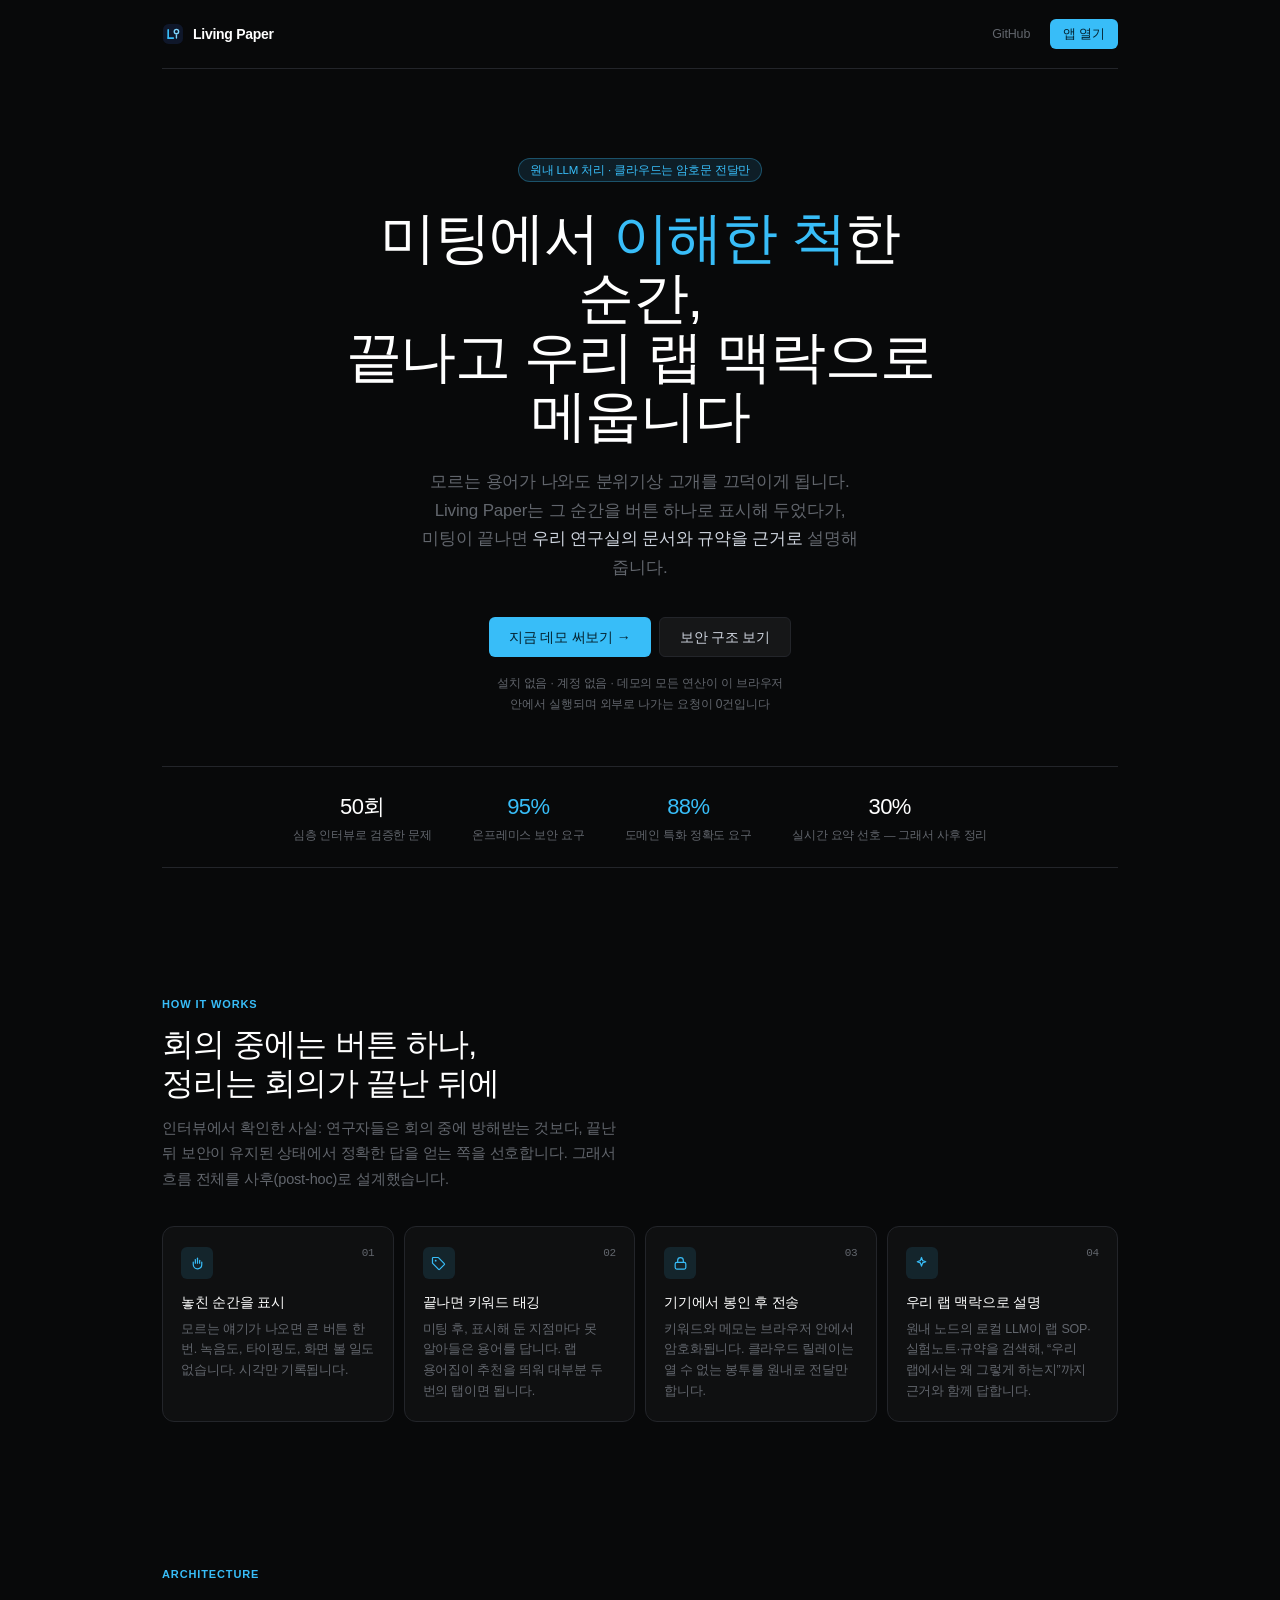
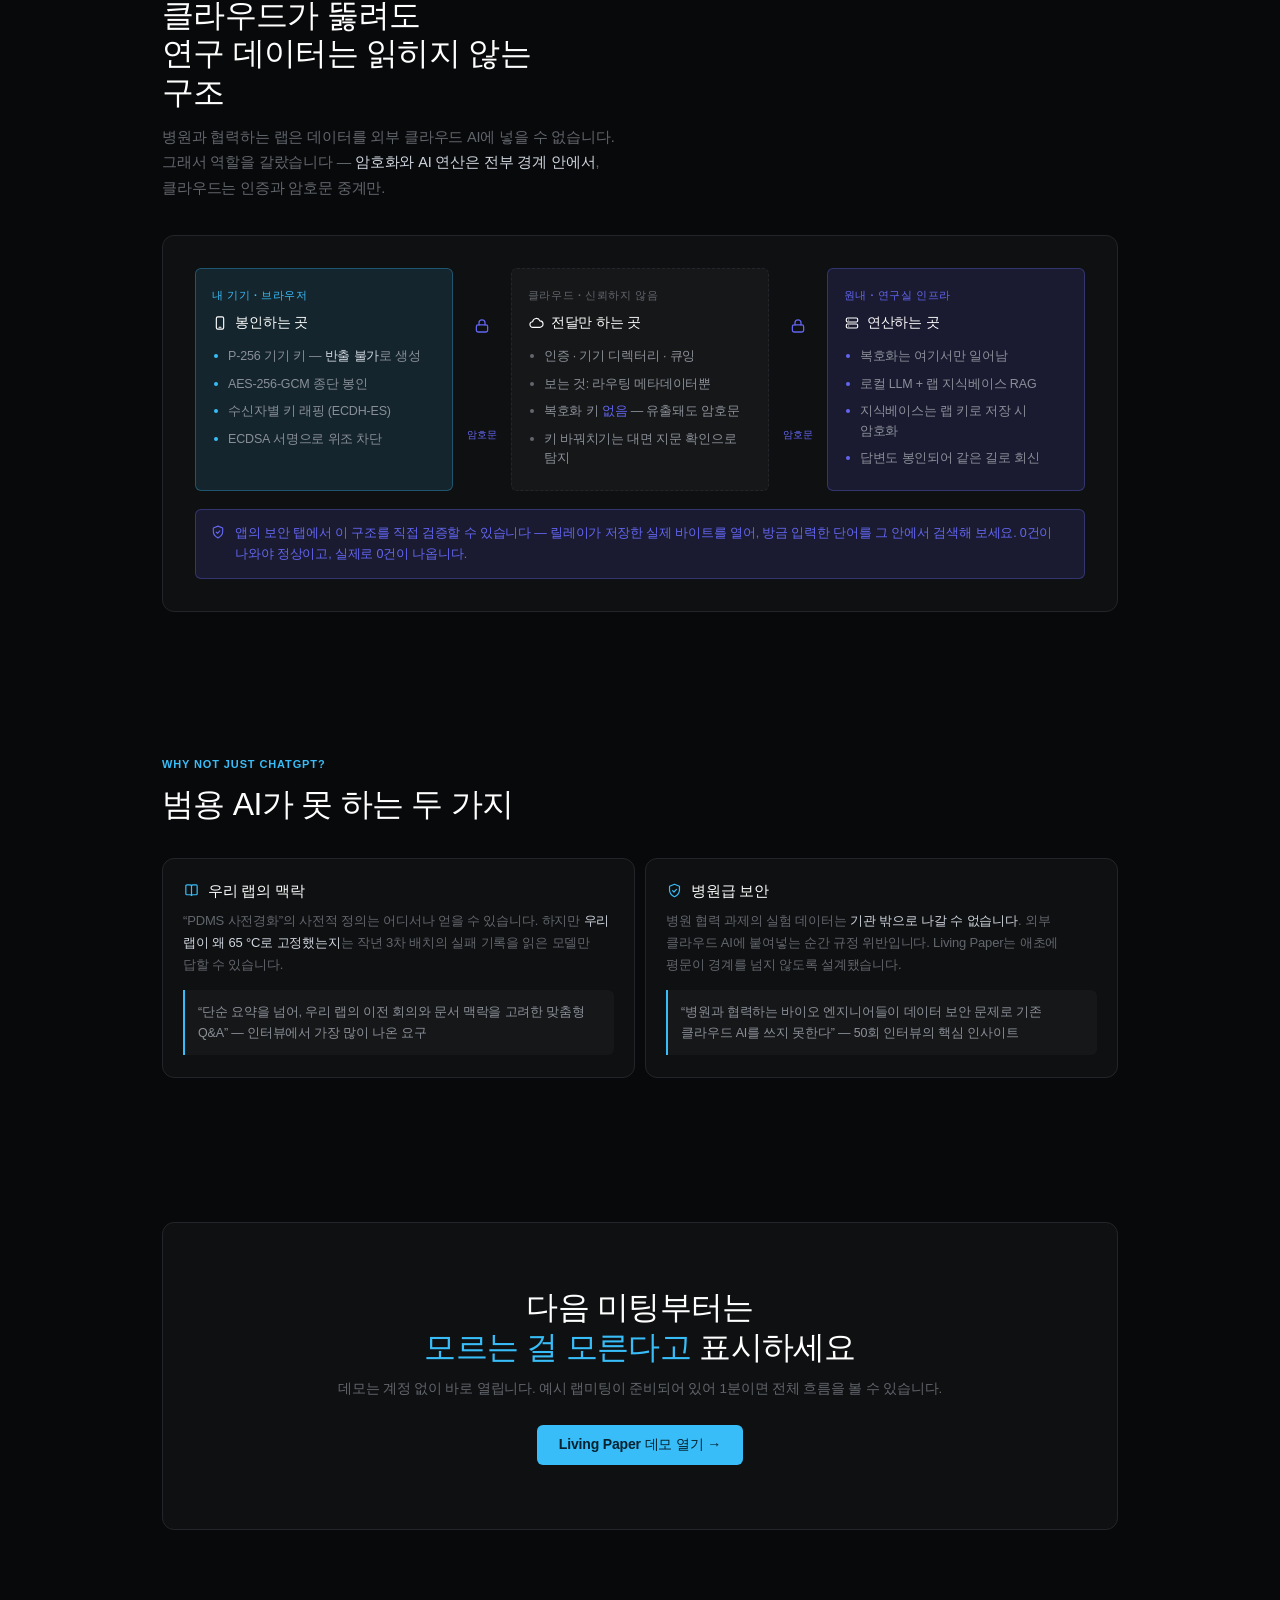
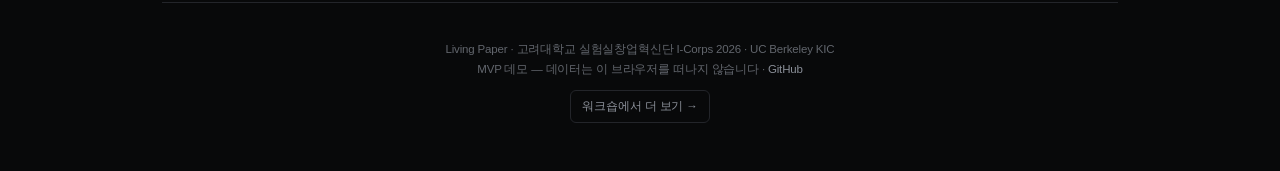
<file: index.html>
<!doctype html>
<html lang="ko" data-theme="dark">
<head>
<meta charset="utf-8">
<meta name="viewport" content="width=device-width,initial-scale=1,viewport-fit=cover">
<title>Living Paper — 연구자를 위한 미팅 어시스턴트</title>
<meta name="description" content="미팅에서 이해한 척 넘긴 순간을, 우리 랩의 맥락으로 설명해 주는 어시스턴트. AI 연산은 원내에서, 클라우드는 암호문 전달만 합니다.">
<meta property="og:title" content="Living Paper — 연구자를 위한 미팅 어시스턴트">
<meta property="og:description" content="가짜 이해(Fake Ah-Moment)를 끝내는 방법. 원내 처리 · 제로널리지 릴레이 · 랩 맥락 기반 설명.">
<meta property="og:type" content="website">
<meta property="og:locale" content="ko_KR">
<meta name="theme-color" content="#08090A">
<meta name="color-scheme" content="dark">
<link rel="icon" href="data:image/svg+xml,<svg xmlns='http://www.w3.org/2000/svg' viewBox='0 0 32 32'><rect width='32' height='32' rx='8' fill='%230F172A'/><path d='M10 22V10' stroke='%2338BDF8' stroke-width='2.6' stroke-linecap='round'/><path d='M10 22h7' stroke='%2338BDF8' stroke-width='2.6' stroke-linecap='round'/><circle cx='21.5' cy='12.5' r='3' stroke='%237DD3FC' stroke-width='2'/></svg>">
<link rel="stylesheet" href="assets/css/tokens.css">
<style>
/* 한글 줄바꿈: 단어 중간에서 끊지 않되, 끊을 데가 없으면 넘치지 않게 (플레이북 §2-①) */
body{word-break:keep-all;overflow-wrap:break-word}

  /* Landing, same system as the app: hairline borders instead of shadows,
     6/12px radii, one chromatic accent reserved for the primary action. */
  .lp{max-width:1000px;margin:0 auto;padding:0 22px}

  .nav{display:flex;align-items:center;gap:10px;padding:18px 0;border-bottom:1px solid var(--line)}
  .nav .logo{display:flex;align-items:center;gap:9px;font-weight:var(--w-strong);
    font-size:14px;color:var(--text);letter-spacing:-.28px}
  .nav .logo svg{width:22px;height:22px}
  .nav .sp{flex:1}
  .nav a.gh{font-size:12.5px;color:var(--text-4);padding:6px 10px;border-radius:var(--r)}
  .nav a.gh:hover{background:var(--surface-2);color:var(--text);text-decoration:none}
  .nav a.cta{display:inline-flex;align-items:center;height:30px;padding:0 13px;
    font-size:12.5px;font-weight:var(--w-strong);color:var(--accent-ink);
    background:var(--accent);border-radius:var(--r)}
  .nav a.cta:hover{background:var(--accent-hi);color:var(--accent-ink);text-decoration:none}

  .hero{padding:88px 0 56px;text-align:center}
  .hero .badge{display:inline-flex;align-items:center;gap:6px;height:24px;padding:0 11px;
    font-size:11.5px;font-weight:var(--w-medium);color:var(--accent);
    background:var(--accent-dim);border:1px solid var(--accent-line);
    border-radius:var(--r-full);margin-bottom:26px}
  .hero h1{font-size:clamp(30px,5.6vw,56px);font-weight:var(--w-medium);
    letter-spacing:-1.4px;line-height:1.06;color:var(--text);max-width:19ch;margin:0 auto}
  .hero h1 em{font-style:normal;color:var(--accent)}
  .hero p{font-size:clamp(14.5px,1.7vw,17px);color:var(--text-4);max-width:48ch;
    margin:22px auto 0;line-height:1.7}
  .hero p b{color:var(--text-2);font-weight:var(--w-medium)}
  .hero .actions{display:flex;gap:8px;justify-content:center;flex-wrap:wrap;margin-top:34px}
  .hero .actions a{display:inline-flex;align-items:center;gap:7px;height:40px;padding:0 20px;
    border-radius:var(--r);font-size:14px;font-weight:var(--w-strong);transition:.14s var(--ease)}
  .hero .actions a:hover{text-decoration:none}
  .hero .actions .go{background:var(--accent);color:var(--accent-ink)}
  .hero .actions .go:hover{background:var(--accent-hi);color:var(--accent-ink)}
  .hero .actions .alt{background:var(--surface-2);color:var(--text-2);border:1px solid var(--line)}
  .hero .actions .alt:hover{border-color:var(--line-2);color:var(--text)}
  .hero .fine{font-size:12px;color:var(--text-4);margin-top:16px}

  .strip{display:flex;justify-content:center;gap:clamp(16px,4vw,40px);flex-wrap:wrap;
    padding:22px 0;border-top:1px solid var(--line);border-bottom:1px solid var(--line);margin-top:52px}
  .strip .s{text-align:center}
  .strip .v{font-size:22px;font-weight:var(--w-medium);color:var(--text);letter-spacing:-.6px}
  .strip .v b{color:var(--accent);font-weight:var(--w-medium)}
  .strip .k{font-size:11.5px;color:var(--text-4);margin-top:2px}

  section{padding:72px 0}
  .sec-k{font-size:11px;font-weight:var(--w-strong);letter-spacing:.08em;text-transform:uppercase;
    color:var(--accent);margin-bottom:12px}
  .sec-h{font-size:clamp(22px,3.2vw,32px);font-weight:var(--w-medium);letter-spacing:-.7px;
    color:var(--text);line-height:1.2;max-width:24ch}
  .sec-p{font-size:14.5px;color:var(--text-4);line-height:1.75;max-width:58ch;margin-top:14px}
  .sec-p b{color:var(--text-2);font-weight:var(--w-medium)}

  .steps{display:grid;grid-template-columns:repeat(auto-fit,minmax(214px,1fr));gap:10px;margin-top:34px}
  .step{background:var(--surface);border:1px solid var(--line);border-radius:var(--r-lg);
    padding:20px 18px;position:relative}
  .step .n{position:absolute;top:18px;right:18px;font-size:11px;color:var(--text-4);font-family:var(--mono)}
  .step .ic{width:32px;height:32px;border-radius:var(--r);display:grid;place-items:center;
    background:var(--accent-dim);color:var(--accent);margin-bottom:14px}
  .step .ic svg{width:17px;height:17px}
  .step h3{font-size:14px;font-weight:var(--w-strong);color:var(--text);letter-spacing:-.2px}
  .step p{font-size:12.5px;color:var(--text-4);line-height:1.65;margin-top:6px}

  .arch{background:var(--surface);border:1px solid var(--line);border-radius:var(--r-lg);
    padding:clamp(18px,3.5vw,32px);margin-top:34px}
  .arch-grid{display:grid;gap:10px;grid-template-columns:1fr}
  @media(min-width:760px){.arch-grid{grid-template-columns:1fr auto 1fr auto 1fr;align-items:stretch}}
  .zone{border-radius:var(--r);padding:18px 16px;border:1px solid var(--line);background:var(--surface-2)}
  .zone .zt{font-size:10.5px;font-weight:var(--w-strong);letter-spacing:.06em;
    text-transform:uppercase;margin-bottom:9px}
  .zone h4{font-size:14px;font-weight:var(--w-strong);color:var(--text);
    display:flex;align-items:center;gap:7px}
  .zone h4 svg{width:16px;height:16px}
  .zone ul{margin:11px 0 0;padding:0;list-style:none}
  .zone li{font-size:12.5px;color:var(--text-3);line-height:1.55;padding:4px 0 4px 16px;position:relative}
  .zone li::before{content:"";position:absolute;left:2px;top:11px;width:4px;height:4px;
    border-radius:var(--r-full);background:var(--accent)}
  .zone li b{color:var(--text-2);font-weight:var(--w-medium)}
  .zone.z-dev{border-color:var(--accent-line);background:var(--accent-dim)}
  .zone.z-dev .zt{color:var(--accent)}
  .zone.z-cloud{border-style:dashed}
  .zone.z-cloud .zt{color:var(--text-4)}
  .zone.z-cloud li::before{background:var(--text-4)}
  .zone.z-cloud li b{color:var(--iris)}
  .zone.z-lab{border-color:var(--iris-line);background:var(--iris-dim)}
  .zone.z-lab .zt{color:var(--iris)}
  .zone.z-lab li::before{background:var(--iris)}
  .pipe-a{display:grid;place-items:center;gap:4px;color:var(--iris);
    font-family:var(--mono);font-size:9.5px;padding:4px}
  .pipe-a svg{width:18px;height:18px}
  @media(max-width:759px){.pipe-a svg{transform:rotate(90deg)}}
  .arch-note{display:flex;gap:9px;margin-top:18px;padding:13px 14px;border-radius:var(--r);
    background:var(--iris-dim);border:1px solid var(--iris-line);font-size:12.5px;
    color:var(--iris);line-height:1.65}
  .arch-note svg{width:16px;height:16px;flex:none;margin-top:1px}
  .arch-note b{font-weight:var(--w-strong)}

  .duo{display:grid;gap:10px;grid-template-columns:1fr;margin-top:34px}
  @media(min-width:760px){.duo{grid-template-columns:1fr 1fr}}
  .panel{background:var(--surface);border:1px solid var(--line);border-radius:var(--r-lg);padding:22px 20px}
  .panel h3{font-size:14.5px;font-weight:var(--w-strong);color:var(--text);
    display:flex;gap:8px;align-items:center}
  .panel h3 svg{width:17px;height:17px;color:var(--accent)}
  .panel p{font-size:13px;color:var(--text-4);line-height:1.7;margin-top:9px}
  .panel p b{color:var(--text-2);font-weight:var(--w-medium)}
  .panel .q{margin-top:14px;padding:12px 13px;border-left:2px solid var(--accent);
    background:var(--surface-2);border-radius:0 var(--r) var(--r) 0;
    font-size:12.5px;color:var(--text-3);line-height:1.65}

  .cta-end{text-align:center;border:1px solid var(--line);border-radius:var(--r-lg);
    background:var(--surface);padding:clamp(36px,6vw,64px) 22px}
  .cta-end h2{font-size:clamp(21px,3.4vw,32px);font-weight:var(--w-medium);
    letter-spacing:-.7px;color:var(--text);line-height:1.25}
  .cta-end h2 em{font-style:normal;color:var(--accent)}
  .cta-end p{color:var(--text-4);font-size:13.5px;margin-top:11px;line-height:1.65}
  .cta-end a{display:inline-flex;align-items:center;gap:7px;margin-top:24px;height:40px;
    padding:0 22px;border-radius:var(--r);background:var(--accent);color:var(--accent-ink);
    font-size:14px;font-weight:var(--w-strong);transition:.14s var(--ease)}
  .cta-end a:hover{background:var(--accent-hi);color:var(--accent-ink);text-decoration:none}

  footer{padding:36px 0 48px;text-align:center;font-size:11.5px;color:var(--text-4);
    line-height:1.8;border-top:1px solid var(--line)}
  footer a{color:var(--text-3)}
  footer .backlink{display:inline-block;margin-top:10px;padding:5px 11px;border:1px solid var(--line);
    border-radius:var(--r);color:var(--text-3);text-decoration:none}
  footer .backlink:hover{border-color:var(--text-4);color:var(--text-2)}
</style>
</head>
<body>
<div class="lp">
  <nav class="nav">
    <span class="logo">
      <svg viewBox="0 0 32 32" fill="none" aria-hidden="true"><rect x="1.5" y="1.5" width="29" height="29" rx="8" fill="#0F172A"/><path d="M9 22V10" stroke="#38BDF8" stroke-width="2.4" stroke-linecap="round"/><path d="M9 22h7.5" stroke="#38BDF8" stroke-width="2.4" stroke-linecap="round"/><circle cx="21" cy="12.5" r="3.2" stroke="#7DD3FC" stroke-width="2"/><path d="M21 17.2v4.6" stroke="#7DD3FC" stroke-width="2" stroke-linecap="round"/></svg>
      Living Paper
    </span>
    <span class="sp"></span>
    <a class="gh" href="https://github.com/euichanlee0608-svg" target="_blank" rel="noopener">GitHub</a>
    <a class="cta" href="app.html">앱 열기</a>
  </nav>

  <header class="hero">
    <span class="badge">원내 LLM 처리 · 클라우드는 암호문 전달만</span>
    <h1>미팅에서 <em>이해한 척</em>한 순간,<br>끝나고 우리 랩 맥락으로 메웁니다</h1>
    <p>모르는 용어가 나와도 분위기상 고개를 끄덕이게 됩니다. Living Paper는 그 순간을
    버튼 하나로 표시해 두었다가, 미팅이 끝나면 <b>우리 연구실의 문서와 규약을 근거로</b> 설명해 줍니다.</p>
    <div class="actions">
      <a class="go" href="app.html">지금 데모 써보기 →</a>
      <a class="alt" href="#architecture">보안 구조 보기</a>
    </div>
    <p class="fine">설치 없음 · 계정 없음 · 데모의 모든 연산이 이 브라우저 안에서 실행되며 외부로 나가는 요청이 0건입니다</p>

    <div class="strip">
      <div class="s"><div class="v">50회</div><div class="k">심층 인터뷰로 검증한 문제</div></div>
      <div class="s"><div class="v"><b>95%</b></div><div class="k">온프레미스 보안 요구</div></div>
      <div class="s"><div class="v"><b>88%</b></div><div class="k">도메인 특화 정확도 요구</div></div>
      <div class="s"><div class="v">30%</div><div class="k">실시간 요약 선호 — 그래서 사후 정리</div></div>
    </div>
  </header>

  <section>
    <div class="sec-k">How it works</div>
    <h2 class="sec-h">회의 중에는 버튼 하나,<br>정리는 회의가 끝난 뒤에</h2>
    <p class="sec-p">인터뷰에서 확인한 사실: 연구자들은 회의 중에 방해받는 것보다, 끝난 뒤 보안이
    유지된 상태에서 정확한 답을 얻는 쪽을 선호합니다. 그래서 흐름 전체를 사후(post-hoc)로 설계했습니다.</p>
    <div class="steps">
      <div class="step"><span class="n">01</span>
        <span class="ic"><svg viewBox="0 0 24 24" fill="none" stroke="currentColor" stroke-width="1.7" stroke-linecap="round" stroke-linejoin="round"><path d="M12 4.5v7"/><path d="M9 6.5v5"/><path d="M15 7.5v4"/><path d="M6 10v3.5a6 6 0 0 0 6 6h.6a6 6 0 0 0 5.4-5.97V10"/></svg></span>
        <h3>놓친 순간을 표시</h3>
        <p>모르는 얘기가 나오면 큰 버튼 한 번. 녹음도, 타이핑도, 화면 볼 일도 없습니다. 시각만 기록됩니다.</p>
      </div>
      <div class="step"><span class="n">02</span>
        <span class="ic"><svg viewBox="0 0 24 24" fill="none" stroke="currentColor" stroke-width="1.7" stroke-linecap="round" stroke-linejoin="round"><path d="M3.5 11.2V4.5A1 1 0 0 1 4.5 3.5h6.7a1 1 0 0 1 .7.3l8.3 8.3a1 1 0 0 1 0 1.4l-6.7 6.7a1 1 0 0 1-1.4 0l-8.3-8.3a1 1 0 0 1-.3-.7z"/><circle cx="8" cy="8" r="1.3" fill="currentColor" stroke="none"/></svg></span>
        <h3>끝나면 키워드 태깅</h3>
        <p>미팅 후, 표시해 둔 지점마다 못 알아들은 용어를 답니다. 랩 용어집이 추천을 띄워 대부분 두 번의 탭이면 됩니다.</p>
      </div>
      <div class="step"><span class="n">03</span>
        <span class="ic"><svg viewBox="0 0 24 24" fill="none" stroke="currentColor" stroke-width="1.7" stroke-linecap="round" stroke-linejoin="round"><rect x="4.5" y="10.5" width="15" height="9.5" rx="2.2"/><path d="M8 10.5V7.8a4 4 0 0 1 8 0v2.7"/></svg></span>
        <h3>기기에서 봉인 후 전송</h3>
        <p>키워드와 메모는 브라우저 안에서 암호화됩니다. 클라우드 릴레이는 열 수 없는 봉투를 원내로 전달만 합니다.</p>
      </div>
      <div class="step"><span class="n">04</span>
        <span class="ic"><svg viewBox="0 0 24 24" fill="none" stroke="currentColor" stroke-width="1.7" stroke-linecap="round" stroke-linejoin="round"><path d="M12 3.5 13.6 8 18 9.6 13.6 11.2 12 15.7 10.4 11.2 6 9.6 10.4 8z"/></svg></span>
        <h3>우리 랩 맥락으로 설명</h3>
        <p>원내 노드의 로컬 LLM이 랩 SOP·실험노트·규약을 검색해, “우리 랩에서는 왜 그렇게 하는지”까지 근거와 함께 답합니다.</p>
      </div>
    </div>
  </section>

  <section id="architecture">
    <div class="sec-k">Architecture</div>
    <h2 class="sec-h">클라우드가 뚫려도<br>연구 데이터는 읽히지 않는 구조</h2>
    <p class="sec-p">병원과 협력하는 랩은 데이터를 외부 클라우드 AI에 넣을 수 없습니다.
    그래서 역할을 갈랐습니다 — <b>암호화와 AI 연산은 전부 경계 안에서</b>, 클라우드는 인증과 암호문 중계만.</p>

    <div class="arch">
      <div class="arch-grid">
        <div class="zone z-dev">
          <div class="zt">내 기기 · 브라우저</div>
          <h4><svg viewBox="0 0 24 24" fill="none" stroke="currentColor" stroke-width="1.7" stroke-linecap="round" stroke-linejoin="round"><rect x="6.5" y="2.8" width="11" height="18.4" rx="2.4"/><path d="M10.6 18.4h2.8"/></svg>봉인하는 곳</h4>
          <ul>
            <li>P-256 기기 키 — <b>반출 불가</b>로 생성</li>
            <li>AES-256-GCM 종단 봉인</li>
            <li>수신자별 키 래핑 (ECDH-ES)</li>
            <li>ECDSA 서명으로 위조 차단</li>
          </ul>
        </div>
        <div class="pipe-a"><svg viewBox="0 0 24 24" fill="none" stroke="currentColor" stroke-width="1.7" stroke-linecap="round" stroke-linejoin="round"><rect x="4.5" y="10.5" width="15" height="9.5" rx="2.2"/><path d="M8 10.5V7.8a4 4 0 0 1 8 0v2.7"/></svg>암호문</div>
        <div class="zone z-cloud">
          <div class="zt">클라우드 · 신뢰하지 않음</div>
          <h4><svg viewBox="0 0 24 24" fill="none" stroke="currentColor" stroke-width="1.7" stroke-linecap="round" stroke-linejoin="round"><path d="M7.2 18.5A4.2 4.2 0 0 1 7 10.1a5.6 5.6 0 0 1 10.8-1.3A3.9 3.9 0 0 1 17.6 18.5z"/></svg>전달만 하는 곳</h4>
          <ul>
            <li>인증 · 기기 디렉터리 · 큐잉</li>
            <li>보는 것: 라우팅 메타데이터뿐</li>
            <li>복호화 키 <b>없음</b> — 유출돼도 암호문</li>
            <li>키 바꿔치기는 대면 지문 확인으로 탐지</li>
          </ul>
        </div>
        <div class="pipe-a"><svg viewBox="0 0 24 24" fill="none" stroke="currentColor" stroke-width="1.7" stroke-linecap="round" stroke-linejoin="round"><rect x="4.5" y="10.5" width="15" height="9.5" rx="2.2"/><path d="M8 10.5V7.8a4 4 0 0 1 8 0v2.7"/></svg>암호문</div>
        <div class="zone z-lab">
          <div class="zt">원내 · 연구실 인프라</div>
          <h4><svg viewBox="0 0 24 24" fill="none" stroke="currentColor" stroke-width="1.7" stroke-linecap="round" stroke-linejoin="round"><rect x="3.5" y="4.5" width="17" height="6" rx="1.8"/><rect x="3.5" y="13.5" width="17" height="6" rx="1.8"/><path d="M7 7.5h.01M7 16.5h.01"/></svg>연산하는 곳</h4>
          <ul>
            <li>복호화는 여기서만 일어남</li>
            <li>로컬 LLM + 랩 지식베이스 RAG</li>
            <li>지식베이스는 랩 키로 저장 시 암호화</li>
            <li>답변도 봉인되어 같은 길로 회신</li>
          </ul>
        </div>
      </div>
      <div class="arch-note">
        <svg viewBox="0 0 24 24" fill="none" stroke="currentColor" stroke-width="1.7" stroke-linecap="round" stroke-linejoin="round"><path d="M12 3.2 19 6v5.4c0 4.2-2.9 7.6-7 9.4-4.1-1.8-7-5.2-7-9.4V6z"/><path d="M9.3 12.2l1.9 1.9 3.6-3.7"/></svg>
        <span>앱의 <b>보안 탭</b>에서 이 구조를 직접 검증할 수 있습니다 — 릴레이가 저장한 실제 바이트를 열어,
        방금 입력한 단어를 그 안에서 검색해 보세요. 0건이 나와야 정상이고, 실제로 0건이 나옵니다.</span>
      </div>
    </div>
  </section>

  <section>
    <div class="sec-k">Why not just ChatGPT?</div>
    <h2 class="sec-h">범용 AI가 못 하는 두 가지</h2>
    <div class="duo">
      <div class="panel">
        <h3><svg viewBox="0 0 24 24" fill="none" stroke="currentColor" stroke-width="1.7" stroke-linecap="round" stroke-linejoin="round"><path d="M4 5.5A1.5 1.5 0 0 1 5.5 4H10a2.5 2.5 0 0 1 2 1 2.5 2.5 0 0 1 2-1h4.5A1.5 1.5 0 0 1 20 5.5v11a1.5 1.5 0 0 1-1.5 1.5H14a2.5 2.5 0 0 0-2 1 2.5 2.5 0 0 0-2-1H5.5A1.5 1.5 0 0 1 4 16.5z"/><path d="M12 5v14"/></svg>우리 랩의 맥락</h3>
        <p>“PDMS 사전경화”의 사전적 정의는 어디서나 얻을 수 있습니다. 하지만 <b>우리 랩이 왜 65 °C로
        고정했는지</b>는 작년 3차 배치의 실패 기록을 읽은 모델만 답할 수 있습니다.</p>
        <div class="q">“단순 요약을 넘어, 우리 랩의 이전 회의와 문서 맥락을 고려한 맞춤형 Q&A” — 인터뷰에서 가장 많이 나온 요구</div>
      </div>
      <div class="panel">
        <h3><svg viewBox="0 0 24 24" fill="none" stroke="currentColor" stroke-width="1.7" stroke-linecap="round" stroke-linejoin="round"><path d="M12 3.2 19 6v5.4c0 4.2-2.9 7.6-7 9.4-4.1-1.8-7-5.2-7-9.4V6z"/><path d="M9.3 12.2l1.9 1.9 3.6-3.7"/></svg>병원급 보안</h3>
        <p>병원 협력 과제의 실험 데이터는 <b>기관 밖으로 나갈 수 없습니다</b>. 외부 클라우드 AI에 붙여넣는 순간
        규정 위반입니다. Living Paper는 애초에 평문이 경계를 넘지 않도록 설계됐습니다.</p>
        <div class="q">“병원과 협력하는 바이오 엔지니어들이 데이터 보안 문제로 기존 클라우드 AI를 쓰지 못한다” — 50회 인터뷰의 핵심 인사이트</div>
      </div>
    </div>
  </section>

  <section>
    <div class="cta-end">
      <h2>다음 미팅부터는<br><em>모르는 걸 모른다고</em> 표시하세요</h2>
      <p>데모는 계정 없이 바로 열립니다. 예시 랩미팅이 준비되어 있어 1분이면 전체 흐름을 볼 수 있습니다.</p>
      <a href="app.html">Living Paper 데모 열기 →</a>
    </div>
  </section>

  <footer>
    Living Paper · 고려대학교 실험실창업혁신단 I-Corps 2026 · UC Berkeley KIC<br>
    MVP 데모 — 데이터는 이 브라우저를 떠나지 않습니다 ·
    <a href="https://github.com/euichanlee0608-svg" target="_blank" rel="noopener">GitHub</a><br>
    <a class="backlink" href="https://euichanlee0608-svg.github.io/workshop/" target="_blank" rel="noopener">워크숍에서 더 보기 →</a>
  </footer>
</div>
<script src="assets/beacon.js"></script>
</body>
</html>
</file>
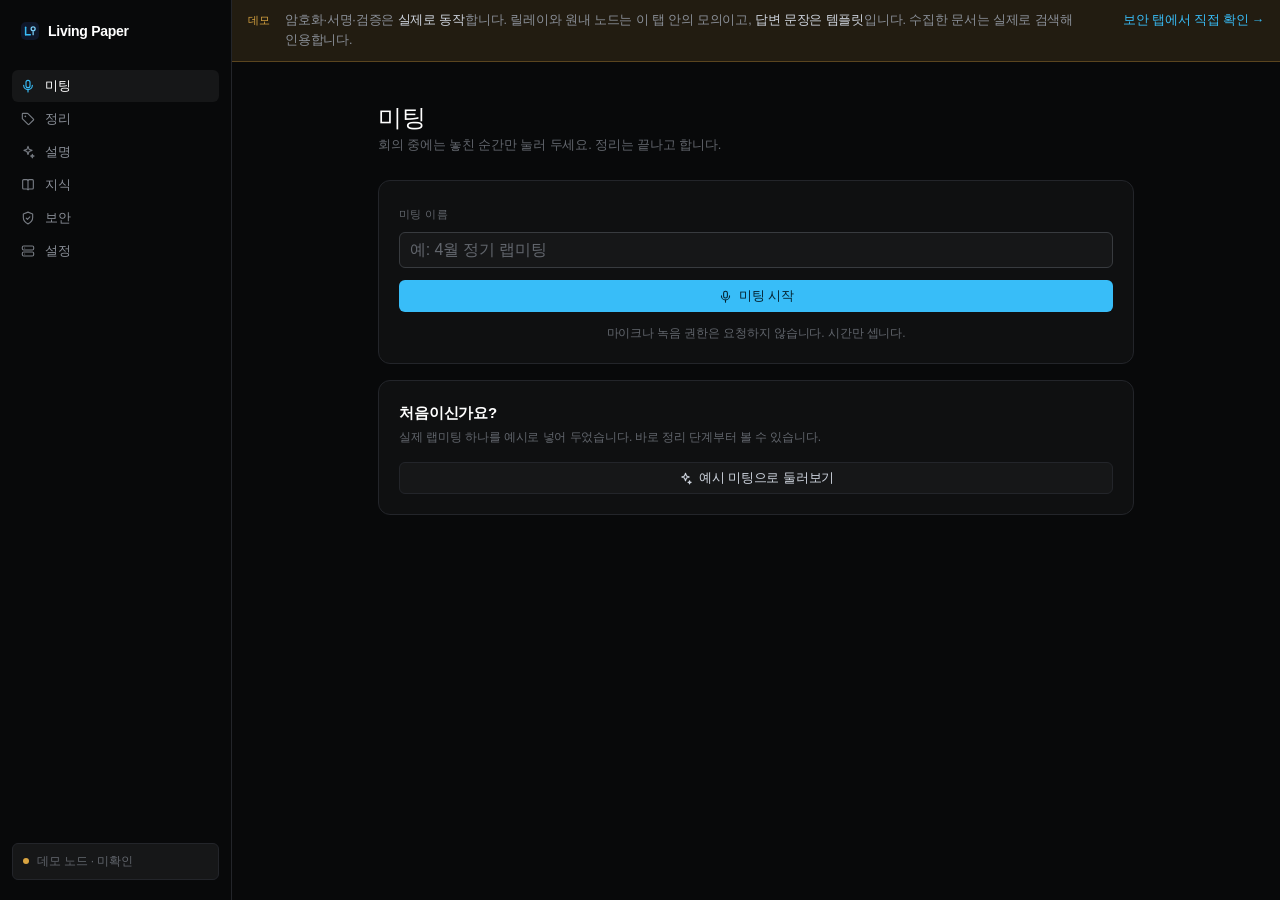
<file: app.html>
<!doctype html>
<html lang="ko">
<head>
<meta charset="utf-8">
<meta name="viewport" content="width=device-width,initial-scale=1,viewport-fit=cover">
<title>Living Paper</title>
<meta name="description" content="미팅에서 놓친 순간을, 우리 랩 맥락으로 설명해 주는 어시스턴트. 연산은 원내에서, 클라우드는 전달만.">
<meta name="theme-color" content="#0F172A" media="(prefers-color-scheme:dark)">
<meta name="theme-color" content="#FFFFFF" media="(prefers-color-scheme:light)">
<meta name="color-scheme" content="light dark">
<link rel="icon" href="data:image/svg+xml,<svg xmlns='http://www.w3.org/2000/svg' viewBox='0 0 32 32'><rect width='32' height='32' rx='8' fill='%230F172A'/><path d='M10 22V10' stroke='%2338BDF8' stroke-width='2.6' stroke-linecap='round'/><path d='M10 22h7' stroke='%2338BDF8' stroke-width='2.6' stroke-linecap='round'/><circle cx='21.5' cy='12.5' r='3' stroke='%237DD3FC' stroke-width='2'/></svg>">
<link rel="stylesheet" href="assets/css/tokens.css">
<link rel="stylesheet" href="assets/css/app.css">
</head>
<body>
<div class="app" id="app">
  <div style="margin:24vh auto;text-align:center;color:#94A3B8;font-size:14px">불러오는 중…</div>
</div>
<script type="module" src="src/main.js"></script>
</body>
</html>
</file>
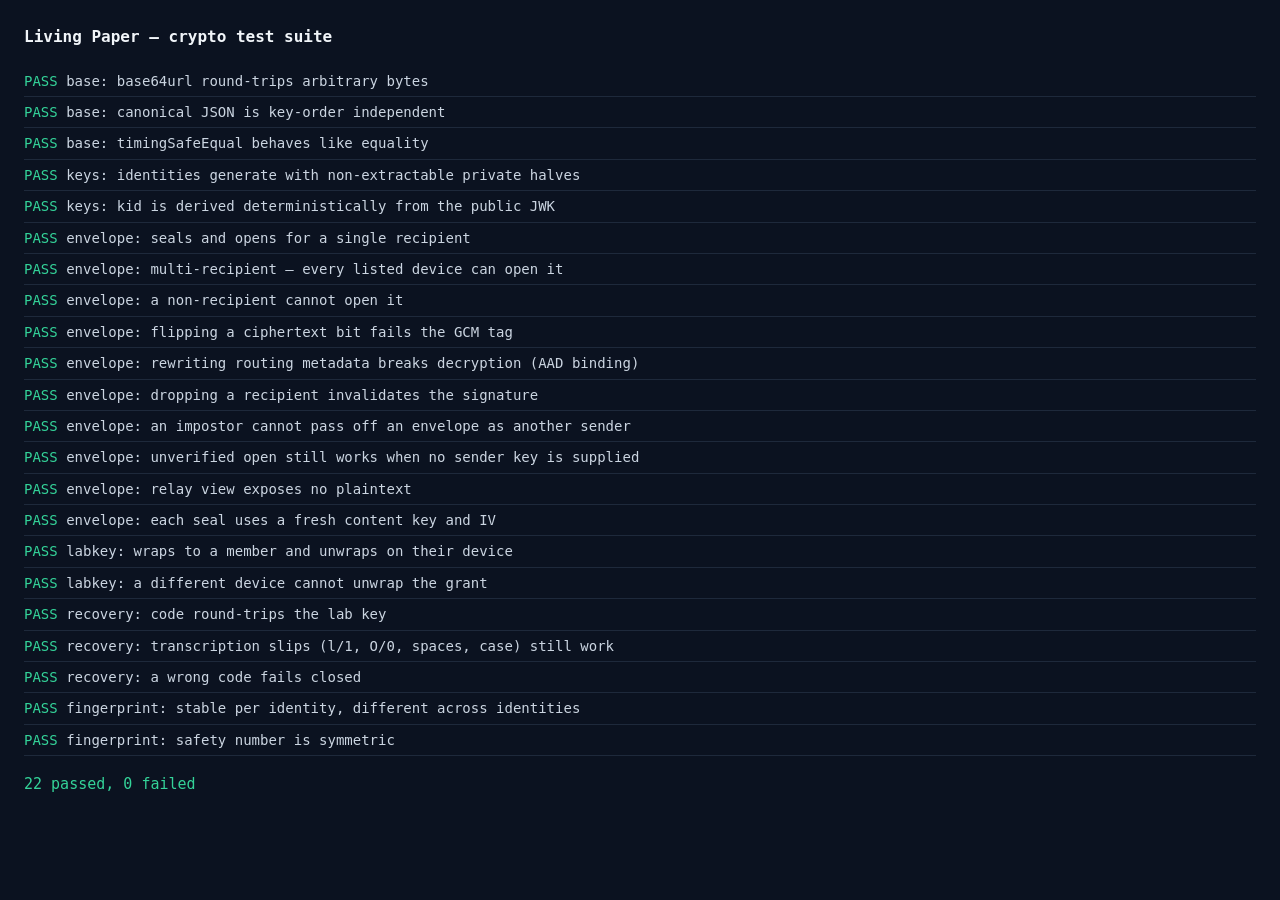
<file: tests/crypto.test.html>
<!doctype html>
<meta charset="utf-8">
<title>Living Paper — crypto test suite</title>
<style>
  body{font:14px/1.6 ui-monospace,Menlo,Consolas,monospace;background:#0B1220;color:#CBD5E1;padding:24px;margin:0}
  h1{font-size:16px;color:#F1F5F9;margin:0 0 16px}
  .t{padding:4px 0;border-bottom:1px solid #1E293B}
  .ok::before{content:"PASS  ";color:#34D399}
  .fail::before{content:"FAIL  ";color:#F87171}
  .fail{color:#F87171}
  .msg{color:#64748B;padding-left:48px}
  #sum{margin-top:16px;font-size:15px;color:#F1F5F9}
</style>
<h1>Living Paper — crypto test suite</h1>
<div id="out"></div>
<div id="sum">running…</div>
<script type="module">
import { toB64u, fromB64u, canonicalJSON, timingSafeEqual } from '../src/crypto/base.js';
import { generateIdentity, keyId } from '../src/crypto/keys.js';
import { seal, open, relayView } from '../src/crypto/envelope.js';
import {
  createLabKey, wrapLabKeyFor, unwrapLabKey,
  generateRecoveryCode, sealWithRecoveryCode, openWithRecoveryCode, normaliseRecoveryCode,
} from '../src/crypto/labkey.js';
import { fingerprint, safetyNumber } from '../src/crypto/fingerprint.js';

const out = document.getElementById('out');
let pass = 0, fail = 0;
const results = [];

async function t(name, fn) {
  const row = document.createElement('div');
  row.className = 't';
  try {
    await fn();
    row.classList.add('ok'); row.textContent = name; pass++;
    results.push({ name, ok: true });
  } catch (e) {
    row.classList.add('fail'); row.textContent = name; fail++;
    const m = document.createElement('div');
    m.className = 'msg'; m.textContent = e.message;
    row.appendChild(m);
    results.push({ name, ok: false, error: e.message });
  }
  out.appendChild(row);
}

const eq = (a, b, m) => { if (JSON.stringify(a) !== JSON.stringify(b)) throw new Error(m || (JSON.stringify(a) + ' !== ' + JSON.stringify(b))); };
const ok = (c, m) => { if (!c) throw new Error(m || 'expected truthy'); };
async function throws(fn, m) {
  try { await fn(); } catch { return; }
  throw new Error(m || 'expected to throw, but resolved');
}

const aad = (over = {}) => ({ labId: 'lab_demo', jobId: 'job_1', type: 'explain-request', ts: 1700000000, ...over });

await t('base: base64url round-trips arbitrary bytes', () => {
  const b = crypto.getRandomValues(new Uint8Array(257));
  eq([...fromB64u(toB64u(b))], [...b]);
  ok(!/[+/=]/.test(toB64u(b)), 'must be URL-safe with no padding');
});

await t('base: canonical JSON is key-order independent', () => {
  eq(canonicalJSON({ b: 1, a: { d: 2, c: [3, { f: 4, e: 5 }] } }),
     canonicalJSON({ a: { c: [3, { e: 5, f: 4 }], d: 2 }, b: 1 }));
});

await t('base: timingSafeEqual behaves like equality', () => {
  const a = new Uint8Array([1, 2, 3]);
  ok(timingSafeEqual(a, new Uint8Array([1, 2, 3])));
  ok(!timingSafeEqual(a, new Uint8Array([1, 2, 4])));
  ok(!timingSafeEqual(a, new Uint8Array([1, 2])));
});

let alice, bob, node;
await t('keys: identities generate with non-extractable private halves', async () => {
  [alice, bob, node] = await Promise.all([generateIdentity(), generateIdentity(), generateIdentity()]);
  ok(alice.kid !== bob.kid, 'kids must differ');
  ok(alice.encPriv.extractable === false, 'ECDH private key must be non-extractable');
  ok(alice.sigPriv.extractable === false, 'ECDSA private key must be non-extractable');
  await throws(() => crypto.subtle.exportKey('jwk', alice.encPriv), 'exporting the private key must fail');
});

await t('keys: kid is derived deterministically from the public JWK', async () => {
  const again = await keyId(await crypto.subtle.exportKey('jwk', alice.encPub));
  eq(again, alice.kid);
});

await t('envelope: seals and opens for a single recipient', async () => {
  const payload = { keyword: 'PDMS 몰드', note: '왜 그 온도인지 못 알아들음' };
  const env = await seal(payload, { sender: alice, recipients: [node.pub], aad: aad() });
  const got = await open(env, node, alice.pub);
  eq(got, payload);
});

await t('envelope: multi-recipient — every listed device can open it', async () => {
  const env = await seal({ x: 42 }, { sender: alice, recipients: [node.pub, alice.pub], aad: aad() });
  eq((await open(env, node, alice.pub)).x, 42);
  eq((await open(env, alice, alice.pub)).x, 42);
});

await t('envelope: a non-recipient cannot open it', async () => {
  const env = await seal({ x: 1 }, { sender: alice, recipients: [node.pub], aad: aad() });
  await throws(() => open(env, bob, alice.pub), 'bob is not a recipient and must be rejected');
});

await t('envelope: flipping a ciphertext bit fails the GCM tag', async () => {
  const env = await seal({ secret: 'hospital data' }, { sender: alice, recipients: [node.pub], aad: aad() });
  const ct = fromB64u(env.ct); ct[3] ^= 0x01;
  await throws(() => open({ ...env, ct: toB64u(ct) }, node, alice.pub));
});

await t('envelope: rewriting routing metadata breaks decryption (AAD binding)', async () => {
  const env = await seal({ x: 1 }, { sender: alice, recipients: [node.pub], aad: aad() });
  const forged = { ...env, aad: { ...env.aad, labId: 'lab_attacker' } };
  await throws(() => open(forged, node, alice.pub), 'a relay must not be able to re-route an envelope');
});

await t('envelope: dropping a recipient invalidates the signature', async () => {
  const env = await seal({ x: 1 }, { sender: alice, recipients: [node.pub, alice.pub], aad: aad() });
  const stripped = { ...env, recipients: env.recipients.filter((r) => r.kid === node.kid) };
  await throws(() => open(stripped, node, alice.pub), 'recipient list must be authenticated');
});

await t('envelope: an impostor cannot pass off an envelope as another sender', async () => {
  const env = await seal({ x: 1 }, { sender: bob, recipients: [node.pub], aad: aad() });
  await throws(() => open({ ...env, sender: alice.kid }, node, alice.pub));
});

await t('envelope: unverified open still works when no sender key is supplied', async () => {
  const env = await seal({ x: 7 }, { sender: alice, recipients: [node.pub], aad: aad() });
  eq((await open(env, node)).x, 7);
});

await t('envelope: relay view exposes no plaintext', async () => {
  const secret = 'PDMS-precure-65C';
  const env = await seal({ note: secret }, { sender: alice, recipients: [node.pub], aad: aad() });
  const seen = JSON.stringify(relayView(env));
  ok(!seen.includes(secret), 'plaintext leaked into the relay view');
  ok(!seen.includes('PDMS'), 'plaintext fragment leaked into the relay view');
  ok(seen.includes('lab_demo'), 'routing metadata is expected to be visible');
});

await t('envelope: each seal uses a fresh content key and IV', async () => {
  const a = await seal({ x: 1 }, { sender: alice, recipients: [node.pub], aad: aad() });
  const b = await seal({ x: 1 }, { sender: alice, recipients: [node.pub], aad: aad() });
  ok(a.iv !== b.iv, 'IV reuse would be catastrophic for AES-GCM');
  ok(a.ct !== b.ct, 'identical plaintext must not produce identical ciphertext');
  ok(a.recipients[0].epk.x !== b.recipients[0].epk.x, 'ephemeral key must not be reused');
});

await t('labkey: wraps to a member and unwraps on their device', async () => {
  const lmk = createLabKey();
  const env = await wrapLabKeyFor(lmk, bob.pub, alice, 'lab_demo');
  const got = await unwrapLabKey(env, bob, alice.pub);
  eq([...got], [...lmk]);
});

await t('labkey: a different device cannot unwrap the grant', async () => {
  const lmk = createLabKey();
  const env = await wrapLabKeyFor(lmk, bob.pub, alice, 'lab_demo');
  await throws(() => unwrapLabKey(env, node, alice.pub));
});

await t('recovery: code round-trips the lab key', async () => {
  const lmk = createLabKey();
  const code = generateRecoveryCode();
  ok(/^[0-9A-Z]{4}(-[0-9A-Z]{4}){7}$/.test(code), 'unexpected code shape: ' + code);
  const blob = await sealWithRecoveryCode(lmk, code, 'lab_demo');
  eq([...await openWithRecoveryCode(blob, code)], [...lmk]);
});

await t('recovery: transcription slips (l/1, O/0, spaces, case) still work', async () => {
  const lmk = createLabKey();
  const code = generateRecoveryCode();
  const blob = await sealWithRecoveryCode(lmk, code, 'lab_demo');
  const sloppy = code.toLowerCase().replace(/-/g, ' ');
  eq([...await openWithRecoveryCode(blob, sloppy)], [...lmk]);
  eq(normaliseRecoveryCode('o0-Il1'), '00111'); // o→0, 0, I→1, l→1, 1
});

await t('recovery: a wrong code fails closed', async () => {
  const lmk = createLabKey();
  const blob = await sealWithRecoveryCode(lmk, generateRecoveryCode(), 'lab_demo');
  await throws(() => openWithRecoveryCode(blob, generateRecoveryCode()));
});

await t('fingerprint: stable per identity, different across identities', async () => {
  const a1 = await fingerprint(alice.pub), a2 = await fingerprint(alice.pub);
  const b1 = await fingerprint(bob.pub);
  eq(a1.hex, a2.hex);
  ok(a1.hex !== b1.hex);
  ok(/^[0-9A-F]{4}( [0-9A-F]{4}){7}$/.test(a1.hex), 'unexpected hex shape: ' + a1.hex);
  eq(a1.emoji.length, 6);
});

await t('fingerprint: safety number is symmetric', async () => {
  const ab = await safetyNumber(alice.pub, bob.pub);
  const ba = await safetyNumber(bob.pub, alice.pub);
  eq(ab.digits, ba.digits);
  ok(ab.digits !== (await safetyNumber(alice.pub, node.pub)).digits);
});

const sum = document.getElementById('sum');
sum.textContent = pass + ' passed, ' + fail + ' failed';
sum.style.color = fail ? '#F87171' : '#34D399';
window.__TESTS__ = { pass, fail, results };
</script>
</file>
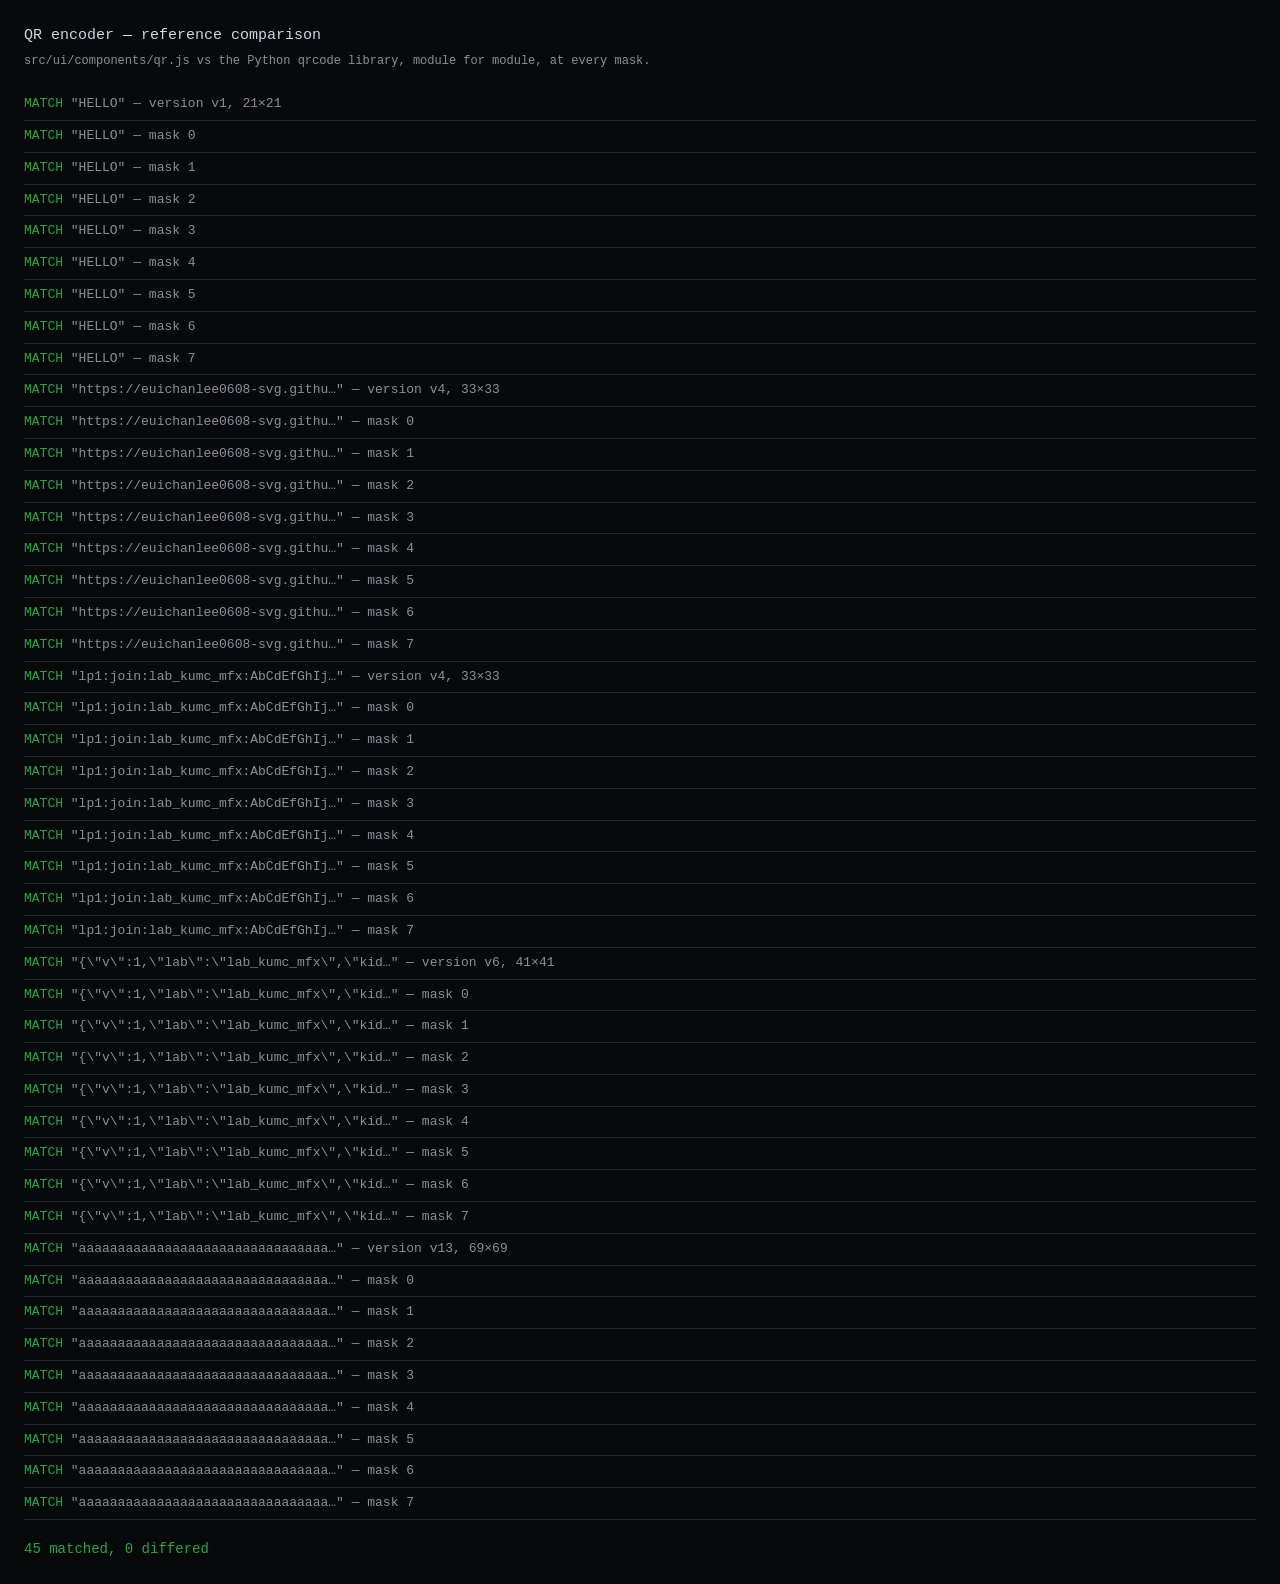
<file: tests/qr.verify.html>
<!doctype html>
<meta charset="utf-8">
<title>QR encoder — reference comparison</title>
<style>
  body{font:13px/1.6 ui-monospace,Menlo,Consolas,monospace;background:#08090A;color:#8A8F98;padding:24px;margin:0}
  h1{font-size:15px;color:#D0D6E0;margin:0 0 4px;font-weight:510}
  p{margin:0 0 18px;font-size:12px}
  .t{padding:5px 0;border-bottom:1px solid #23252A}
  .ok::before{content:"MATCH  ";color:#27A644}
  .fail::before{content:"DIFF   ";color:#EB5757}
  .fail{color:#EB5757}
  .msg{color:#62666D;padding-left:56px;white-space:pre-wrap}
  #sum{margin-top:18px;font-size:14px;color:#D0D6E0}
</style>
<h1>QR encoder — reference comparison</h1>
<p>src/ui/components/qr.js vs the Python <code>qrcode</code> library, module for module, at every mask.</p>
<div id="out"></div>
<div id="sum">running…</div>
<script type="module">
import { encodeQR } from '../src/ui/components/qr.js';

const out = document.getElementById('out');
let pass = 0, fail = 0;
const results = [];

function row(name, ok, msg) {
  const el = document.createElement('div');
  el.className = 't ' + (ok ? 'ok' : 'fail');
  el.textContent = name;
  if (msg) {
    const m = document.createElement('div');
    m.className = 'msg';
    m.textContent = msg;
    el.appendChild(m);
  }
  out.appendChild(el);
  ok ? pass++ : fail++;
  results.push({ name, ok, msg });
}

const ref = await (await fetch('./qr-reference.json')).json();

for (const c of ref) {
  const label = JSON.stringify(c.text.length > 32 ? c.text.slice(0, 32) + '…' : c.text);

  // version selection must agree before anything else can
  let mine;
  try {
    mine = encodeQR(c.text);
  } catch (e) {
    row(`${label} — encode`, false, e.message);
    continue;
  }
  if (mine.version !== c.version) {
    row(`${label} — version`, false, `expected v${c.version}, got v${mine.version}`);
    continue;
  }
  row(`${label} — version v${c.version}, ${mine.size}×${mine.size}`, true);

  for (const [mask, expected] of Object.entries(c.masks)) {
    const got = encodeQR(c.text, { mask: Number(mask) });
    const rows = got.matrix.map((r) => [...r].join(''));
    if (rows.length !== expected.length) {
      row(`${label} — mask ${mask}`, false, `size ${rows.length} vs ${expected.length}`);
      continue;
    }
    const bad = rows.findIndex((r, i) => r !== expected[i]);
    if (bad < 0) row(`${label} — mask ${mask}`, true);
    else row(`${label} — mask ${mask}`, false,
      `first differing row ${bad}\nref  ${expected[bad]}\nmine ${rows[bad]}`);
  }
}

const sum = document.getElementById('sum');
sum.textContent = `${pass} matched, ${fail} differed`;
sum.style.color = fail ? '#EB5757' : '#27A644';
window.__QRTEST__ = { pass, fail, failures: results.filter((r) => !r.ok) };
</script>
</file>
<file: assets/css/tokens.css>
/* ============================================================
   Living Paper — design tokens
   Adapted from Linear's system ("midnight precision instrument"):
   hairline borders instead of shadows, precision-machined 6/12px
   radii, compact 8–12px paddings, tight optical letter-spacing,
   and a single chromatic accent reserved for actions only.

   One deliberate substitution: Linear's acid lime becomes this
   product's sky (#38BDF8, straight from the pitch deck). Borrowing
   the craft, not the identity.

   Dark is the default. Meetings happen in dim rooms, and the whole
   product is a precision instrument — but the light theme is built
   to the same rules, not bolted on.
   ============================================================ */
:root{
  /* neutral ramp — void (canvas) → paper (primary text) */
  --void:#08090A;
  --carbon:#0F1011;
  --obsidian:#161718;
  --graphite:#23252A;
  --smoke:#383B3F;
  --ash:#62666D;
  --fog:#8A8F98;
  --mist:#D0D6E0;
  --bone:#E5E5E6;
  --paper:#FFFFFF;

  /* semantic surfaces */
  --canvas:var(--void);
  --surface:var(--carbon);
  --surface-2:var(--obsidian);
  --surface-3:#1C1E20;
  --line:var(--graphite);
  --line-2:var(--smoke);

  /* semantic text */
  --text:var(--paper);
  --text-2:var(--mist);
  --text-3:var(--fog);
  --text-4:var(--ash);

  /* the one action colour — never decoration, never secondary */
  --accent:#38BDF8;
  --accent-hi:#7DD3FC;
  --accent-lo:#0EA5E9;
  --accent-ink:#04222F;
  --accent-dim:rgba(56,189,248,.12);
  --accent-line:rgba(56,189,248,.32);

  /* status */
  --green:#27A644;  --green-dim:rgba(39,166,68,.12);  --green-line:rgba(39,166,68,.3);
  --coral:#EB5757;  --coral-dim:rgba(235,87,87,.12);  --coral-line:rgba(235,87,87,.3);
  --teal:#02B8CC;   --teal-dim:rgba(2,184,204,.12);   --teal-line:rgba(2,184,204,.3);
  --iris:#6366F1;   --iris-dim:rgba(99,102,241,.14);  --iris-line:rgba(99,102,241,.34);
  --amber:#D9A441;  --amber-dim:rgba(217,164,65,.12); --amber-line:rgba(217,164,65,.3);

  /* type — no webfont: this product ships to air-gapped hospital
     networks, so a CDN font would be both a broken install and a
     bad first impression. System stack, tuned to Linear's metrics. */
  --sans:-apple-system,BlinkMacSystemFont,"Segoe UI Variable Text","Segoe UI",
         "Pretendard Variable",Pretendard,"Apple SD Gothic Neo","Malgun Gothic",Roboto,sans-serif;
  --mono:ui-monospace,"SF Mono","Cascadia Mono","Segoe UI Mono",Menlo,Consolas,monospace;

  --w-light:300; --w-normal:400; --w-medium:510; --w-strong:590;

  /* radii — precision-machined, not soft */
  --r-xs:2px; --r-sm:4px; --r:6px; --r-lg:12px; --r-full:9999px;

  /* spacing, 4px base */
  --s1:4px;  --s2:8px;  --s3:12px; --s4:16px; --s5:20px; --s6:24px;
  --s7:28px; --s8:32px; --s9:40px; --s10:48px; --s11:64px; --s12:96px;

  /* elevation — borders do the work; shadow only for true overlays */
  --hair:inset 0 0 0 1px var(--line);
  --sh-sm:0 2px 4px rgba(0,0,0,.4);
  --sh-xl:0 4px 32px rgba(8,9,10,.6);
  --glow:0 0 0 1px var(--accent-line), 0 0 24px -6px rgba(56,189,248,.4);

  --ease:cubic-bezier(.16,1,.3,1);

  --nav-h:56px;
  --rail-w:232px;
  --safe-b:env(safe-area-inset-bottom,0px);
  --safe-t:env(safe-area-inset-top,0px);

  color-scheme:dark;
}

:root[data-theme="light"]{
  --canvas:#FFFFFF;
  --surface:#FCFCFD;
  --surface-2:#F6F7F9;
  --surface-3:#EFF1F4;
  --line:#E4E6EA;
  --line-2:#D0D4DA;

  --text:#08090A;
  --text-2:#23252A;
  --text-3:#62666D;
  --text-4:#8A8F98;

  --accent:#0284C7;
  --accent-hi:#0369A1;
  --accent-lo:#0EA5E9;
  --accent-ink:#FFFFFF;
  --accent-dim:rgba(2,132,199,.09);
  --accent-line:rgba(2,132,199,.28);

  --green:#15803D;  --green-dim:rgba(21,128,61,.09);   --green-line:rgba(21,128,61,.26);
  --coral:#DC2626;  --coral-dim:rgba(220,38,38,.08);   --coral-line:rgba(220,38,38,.24);
  --teal:#0E7490;   --teal-dim:rgba(14,116,144,.09);   --teal-line:rgba(14,116,144,.26);
  --iris:#4F46E5;   --iris-dim:rgba(79,70,229,.09);    --iris-line:rgba(79,70,229,.26);
  --amber:#B45309;  --amber-dim:rgba(180,83,9,.09);    --amber-line:rgba(180,83,9,.26);

  --sh-sm:0 1px 2px rgba(8,9,10,.06);
  --sh-xl:0 8px 40px rgba(8,9,10,.14);
  --glow:0 0 0 1px var(--accent-line), 0 0 0 4px rgba(2,132,199,.1);

  color-scheme:light;
}

/* ---------- reset ---------- */
*,*::before,*::after{box-sizing:border-box}
html,body,h1,h2,h3,h4,p,figure,dl,dd{margin:0}
html{-webkit-text-size-adjust:100%}
body{
  background:var(--canvas);
  color:var(--text-3);
  font-family:var(--sans);
  font-size:15px;
  font-weight:var(--w-normal);
  line-height:1.6;
  letter-spacing:-.165px;
  -webkit-font-smoothing:antialiased;
  -moz-osx-font-smoothing:grayscale;
  font-feature-settings:"cv01" 1,"ss03" 1,"zero" 1;
  overflow-wrap:break-word;
}
img,svg{display:block;max-width:100%}
button,input,textarea,select{font:inherit;color:inherit;letter-spacing:inherit}
button{background:none;border:0;cursor:pointer}
a{color:var(--accent);text-decoration:none}
a:hover{color:var(--accent-hi)}

/* Linear's type scale: tighter tracking as size grows, medium weight
   for headings, and nothing heavier than 590. */
h1,h2,h3,h4{color:var(--text);line-height:1.13;font-weight:var(--w-medium)}
h1{font-size:32px;letter-spacing:-.704px}
h2{font-size:24px;letter-spacing:-.288px;line-height:1.33}
h3{font-size:17px;letter-spacing:-.187px;line-height:1.4;font-weight:var(--w-strong)}
h4{font-size:15px;letter-spacing:-.165px;line-height:1.4;font-weight:var(--w-strong)}

:focus-visible{outline:2px solid var(--accent);outline-offset:2px;border-radius:var(--r-sm)}
::selection{background:var(--accent-dim);color:var(--text)}

::-webkit-scrollbar{width:10px;height:10px}
::-webkit-scrollbar-track{background:transparent}
::-webkit-scrollbar-thumb{background:var(--line);border-radius:var(--r-full);border:3px solid var(--canvas)}
::-webkit-scrollbar-thumb:hover{background:var(--line-2)}

.sr-only{position:absolute;width:1px;height:1px;padding:0;margin:-1px;overflow:hidden;
  clip:rect(0,0,0,0);white-space:nowrap;border:0}

@media (prefers-reduced-motion:reduce){
  *,*::before,*::after{animation-duration:.001ms!important;animation-iteration-count:1!important;
    transition-duration:.001ms!important;scroll-behavior:auto!important}
}
</file>
<file: assets/css/app.css>
/* ============================================================
   Living Paper — app shell, built to Linear's rules:
   hairline borders carry every surface, radii are 6/12, paddings
   are 8–12, and the accent appears only on the one action that
   matters on a given screen.
   ============================================================ */

/* 한글 줄바꿈: 단어 중간에서 끊지 않되, 끊을 데가 없으면 넘치지 않게 (플레이북 §2-①) */
body{word-break:keep-all;overflow-wrap:break-word}

.app{min-height:100dvh;display:flex;flex-direction:column;background:var(--canvas)}

/* ---------- top bar (mobile) ---------- */
.topbar{
  position:sticky;top:0;z-index:40;display:flex;align-items:center;gap:var(--s3);
  height:calc(var(--nav-h) + var(--safe-t));padding:var(--safe-t) var(--s4) 0;
  background:color-mix(in srgb,var(--canvas) 82%,transparent);
  backdrop-filter:blur(12px) saturate(180%);
  border-bottom:1px solid var(--line);
}
.brand{display:flex;align-items:center;gap:8px;font-size:14px;font-weight:var(--w-strong);
  color:var(--text);letter-spacing:-.28px}
.brand svg{width:20px;height:20px;flex:none}
.spacer{flex:1}

/* ---------- rail (desktop) ---------- */
.rail{display:none}
.app-body{flex:1;min-width:0;display:flex;flex-direction:column}

/* what the public demo actually is — shown on every screen, not just on
   the answer that arrives after the reader has already judged the thing */
.demobar{
  display:flex;flex-wrap:wrap;align-items:baseline;gap:6px 14px;
  padding:10px var(--s4);background:var(--amber-dim);
  border-bottom:1px solid var(--amber-line);
  font-size:12.5px;line-height:1.62;color:var(--text-3);
  word-break:keep-all;overflow-wrap:break-word;
}
.demobar[hidden]{display:none}
.demobar .tag{
  color:var(--amber);font-weight:var(--w-strong);letter-spacing:.04em;
  font-size:11px;white-space:nowrap;text-transform:uppercase;
}
.demobar p{margin:0;flex:1 1 20rem;min-width:0}
.demobar p b{color:var(--text-2);font-weight:var(--w-strong)}
.demobar .link{
  font:inherit;font-weight:var(--w-strong);background:none;border:0;padding:0;
  color:var(--accent);cursor:pointer;white-space:nowrap;
}
.demobar .link:hover{color:var(--accent-hi)}

.main{flex:1;width:100%;max-width:760px;margin:0 auto;
  padding:var(--s6) var(--s4) calc(var(--nav-h) + var(--safe-b) + var(--s10))}

/* ---------- bottom tabs (mobile) ---------- */
.tabbar{
  position:fixed;left:0;right:0;bottom:0;z-index:50;display:grid;
  grid-template-columns:repeat(var(--tabs,5),1fr);padding-bottom:var(--safe-b);
  background:color-mix(in srgb,var(--canvas) 88%,transparent);
  backdrop-filter:blur(14px) saturate(180%);
  border-top:1px solid var(--line);
}
.tabbar button{
  position:relative;display:flex;flex-direction:column;align-items:center;justify-content:center;
  gap:3px;height:var(--nav-h);color:var(--text-4);font-size:10px;font-weight:var(--w-medium);
  letter-spacing:0;transition:color .15s var(--ease);
}
.tabbar button svg{width:19px;height:19px}
.tabbar button[aria-current="page"]{color:var(--accent)}
.tabbar .dot{position:absolute;top:8px;right:calc(50% - 15px);width:5px;height:5px;
  border-radius:var(--r-full);background:var(--accent)}

@media (min-width:900px){
  .app{flex-direction:row}
  .tabbar,.topbar{display:none}
  .rail{
    display:flex;flex-direction:column;gap:var(--s1);width:var(--rail-w);flex:none;
    padding:var(--s5) var(--s3);border-right:1px solid var(--line);
    background:var(--canvas);position:sticky;top:0;height:100dvh;
  }
  .rail .brand{padding:0 var(--s2) var(--s6);font-size:14px}
  .rail nav{display:flex;flex-direction:column;gap:1px}
  .rail nav button{
    position:relative;display:flex;align-items:center;gap:9px;height:32px;padding:0 var(--s2);
    border-radius:var(--r);color:var(--text-3);font-size:13px;font-weight:var(--w-medium);
    letter-spacing:-.143px;text-align:left;transition:.13s var(--ease);
  }
  .rail nav button svg{width:16px;height:16px;flex:none;opacity:.85}
  .rail nav button:hover{background:var(--surface-2);color:var(--text-2)}
  .rail nav button[aria-current="page"]{background:var(--surface-2);color:var(--text)}
  .rail nav button[aria-current="page"] svg{color:var(--accent);opacity:1}
  .rail nav button .dot{margin-left:auto;width:5px;height:5px;border-radius:var(--r-full);background:var(--accent)}
  .rail .foot{margin-top:auto;display:flex;flex-direction:column;gap:var(--s2)}
  .main{padding:var(--s9) var(--s8) var(--s12);max-width:820px}
}

/* ---------- surfaces ---------- */
.card{background:var(--surface);border:1px solid var(--line);border-radius:var(--r-lg)}
.card-pad{padding:var(--s5)}
.card-tight{padding:var(--s4)}
@media (max-width:520px){.card-pad{padding:var(--s4)}}

.view{animation:viewIn .22s var(--ease) both}
@keyframes viewIn{from{opacity:0;transform:translateY(4px)}to{opacity:1;transform:none}}

.view-head{margin-bottom:var(--s6)}
.h-view{font-size:24px;font-weight:var(--w-medium);letter-spacing:-.288px;color:var(--text);line-height:1.33}
.sub-view{color:var(--text-4);font-size:13px;margin-top:2px;letter-spacing:-.143px}

.sec-label{font-size:11px;font-weight:var(--w-strong);letter-spacing:.04em;text-transform:uppercase;
  color:var(--text-4);margin-bottom:var(--s3)}

.row{display:flex;align-items:center;gap:var(--s3)}
.between{display:flex;align-items:center;justify-content:space-between;gap:var(--s3)}
.stack{display:flex;flex-direction:column;gap:var(--s3)}
.grow{flex:1;min-width:0}
.wrap{flex-wrap:wrap}
.divider{height:1px;background:var(--line);margin:var(--s5) 0}

.mut{color:var(--text-4)}
.tiny{font-size:12px;letter-spacing:-.12px;line-height:1.55}
.mono{font-family:var(--mono);font-size:12px;letter-spacing:-.156px}

/* ---------- buttons ---------- */
.btn{
  display:inline-flex;align-items:center;justify-content:center;gap:6px;
  height:32px;padding:0 12px;border-radius:var(--r);
  font-size:13px;font-weight:var(--w-medium);letter-spacing:-.143px;
  background:var(--surface-2);color:var(--text-2);
  border:1px solid var(--line);
  transition:.13s var(--ease);white-space:nowrap;
}
.btn:hover{background:var(--surface-3);color:var(--text);border-color:var(--line-2)}
.btn:active{transform:translateY(.5px)}
.btn svg{width:15px;height:15px;flex:none}
.btn:disabled{opacity:.4;pointer-events:none}

/* the exclusive chromatic action */
.btn-primary{background:var(--accent);color:var(--accent-ink);border-color:transparent;font-weight:var(--w-strong)}
.btn-primary:hover{background:var(--accent-hi);color:var(--accent-ink);border-color:transparent}
.btn-quiet{background:transparent;border-color:transparent;color:var(--text-3)}
.btn-quiet:hover{background:var(--surface-2);color:var(--text)}
.btn-danger{background:transparent;color:var(--coral);border-color:var(--coral-line)}
.btn-danger:hover{background:var(--coral-dim);color:var(--coral);border-color:var(--coral)}
.btn-lg{height:40px;padding:0 18px;font-size:14px;border-radius:var(--r)}
.btn-block{width:100%}
.btn-sm{height:26px;padding:0 9px;font-size:12px;gap:5px}
.btn-sm svg{width:13px;height:13px}
@media (max-width:640px){.btn-sm{height:32px;padding:0 11px}}  /* thumb-sized on phones */
.btn[hidden]{display:none}

.icon-btn{width:28px;height:28px;border-radius:var(--r);display:grid;place-items:center;
  color:var(--text-4);flex:none;transition:.13s var(--ease)}
.icon-btn:hover{background:var(--surface-2);color:var(--text)}
.icon-btn svg{width:16px;height:16px}

/* ---------- badges ---------- */
.chip{
  display:inline-flex;align-items:center;gap:5px;height:22px;padding:0 8px;
  border-radius:var(--r-sm);font-size:11.5px;font-weight:var(--w-medium);letter-spacing:-.06px;
  background:var(--surface-2);color:var(--text-3);border:1px solid var(--line);white-space:nowrap;
}
.chip svg{width:12px;height:12px}
.chip-accent{background:var(--accent-dim);color:var(--accent);border-color:var(--accent-line)}
.chip-ok{background:var(--green-dim);color:var(--green);border-color:var(--green-line)}
.chip-warn{background:var(--amber-dim);color:var(--amber);border-color:var(--amber-line)}
.chip-bad{background:var(--coral-dim);color:var(--coral);border-color:var(--coral-line)}
.chip-lock{background:var(--iris-dim);color:var(--iris);border-color:var(--iris-line)}

/* ---------- fields ---------- */
.field{
  width:100%;height:36px;padding:0 10px;border-radius:var(--r);
  border:1px solid var(--line-2);background:var(--surface-2);color:var(--text);
  font-size:16px;transition:.13s var(--ease);  /* 16px: stops iOS zooming on focus */
}
.field::placeholder{color:var(--text-4)}
.field:focus{outline:none;border-color:var(--accent);box-shadow:var(--glow);background:var(--surface)}
textarea.field{height:auto;min-height:76px;padding:9px 10px;line-height:1.6;resize:vertical}
.field-label{display:block;font-size:12px;font-weight:var(--w-medium);color:var(--text-3);margin-bottom:6px}

/* ---------- empty ---------- */
.empty{text-align:center;padding:var(--s10) var(--s4)}
.empty svg{width:22px;height:22px;margin:0 auto var(--s4);color:var(--text-4);opacity:.7}
.empty b{display:block;color:var(--text);font-size:14px;font-weight:var(--w-strong);margin-bottom:4px}
.empty span{font-size:12.5px;color:var(--text-4);line-height:1.6;display:block;max-width:36ch;margin:0 auto}

/* ---------- notice ---------- */
.notice{display:flex;gap:9px;padding:11px 12px;border-radius:var(--r);font-size:12.5px;line-height:1.6;
  background:var(--surface-2);border:1px solid var(--line);color:var(--text-3)}
.notice svg{width:15px;height:15px;flex:none;margin-top:1px}
.notice b{color:var(--text-2);font-weight:var(--w-medium)}
.notice-warn{background:var(--amber-dim);border-color:var(--amber-line);color:var(--amber)}
.notice-warn b{color:var(--amber)}
.notice-bad{background:var(--coral-dim);border-color:var(--coral-line);color:var(--coral)}
.notice-bad b{color:var(--coral)}
.notice-lock{background:var(--iris-dim);border-color:var(--iris-line);color:var(--iris)}
.notice-lock b{color:var(--iris)}

/* ---------- status strip ---------- */
.status{display:flex;align-items:center;gap:8px;padding:8px 10px;border-radius:var(--r);
  background:var(--surface-2);border:1px solid var(--line);font-size:12px;color:var(--text-4)}
.status b{color:var(--text-2);font-weight:var(--w-medium)}
.status svg{width:14px;height:14px;flex:none;color:var(--text-4)}
.led{width:6px;height:6px;border-radius:var(--r-full);background:var(--green);flex:none}
.led.warn{background:var(--amber)}
.led.off{background:var(--text-4)}
.led.live{box-shadow:0 0 0 0 var(--green);animation:pulse 2.4s var(--ease) infinite}
@keyframes pulse{0%{box-shadow:0 0 0 0 rgba(39,166,68,.5)}70%{box-shadow:0 0 0 6px rgba(39,166,68,0)}100%{box-shadow:0 0 0 0 rgba(39,166,68,0)}}

/* ============================================================
   미팅 — capture
   ============================================================ */
.capture{display:flex;flex-direction:column;align-items:center;justify-content:center;
  min-height:62dvh;gap:var(--s7);text-align:center}
.capture-title{font-size:13px;font-weight:var(--w-medium);color:var(--text-2)}
.capture-timer{font-family:var(--mono);font-size:40px;font-weight:var(--w-light);color:var(--text);
  letter-spacing:-1.2px;font-variant-numeric:tabular-nums;line-height:1;margin-top:6px}
.capture-count{font-size:12px;color:var(--text-4);margin-top:8px}
.capture-count b{color:var(--accent);font-weight:var(--w-strong)}

.miss-btn{
  --sz:min(58vw,208px);
  width:var(--sz);height:var(--sz);border-radius:var(--r-full);position:relative;
  background:var(--surface);border:1px solid var(--line-2);
  display:grid;place-items:center;align-content:center;gap:3px;
  transition:.16s var(--ease);touch-action:manipulation;-webkit-tap-highlight-color:transparent;
}
.miss-btn:hover{border-color:var(--accent);background:var(--accent-dim)}
.miss-btn:active{transform:scale(.97)}
.miss-btn .big{font-size:19px;font-weight:var(--w-strong);color:var(--text);letter-spacing:-.4px}
.miss-btn .small{font-size:11.5px;color:var(--text-4)}
.miss-btn::after{content:"";position:absolute;inset:-1px;border-radius:var(--r-full);
  border:1px solid var(--accent);opacity:0}
.miss-btn.pulse::after{animation:ping .5s var(--ease)}
@keyframes ping{from{opacity:1;transform:scale(1)}to{opacity:0;transform:scale(1.12)}}

.marks{display:flex;flex-wrap:wrap;gap:5px;justify-content:center;max-width:440px}
.mark-chip{display:inline-flex;align-items:center;gap:5px;height:22px;padding:0 8px;
  border-radius:var(--r-sm);background:var(--surface-2);border:1px solid var(--line);
  font-family:var(--mono);font-size:11.5px;color:var(--text-3);
  animation:markIn .24s var(--ease) both}
.mark-chip svg{width:11px;height:11px;opacity:.6}
@keyframes markIn{from{opacity:0;transform:scale(.94)}to{opacity:1;transform:none}}

/* ============================================================
   정리 — review
   ============================================================ */
.moment{display:flex;gap:var(--s4);padding:var(--s4);border-bottom:1px solid var(--line)}
.moment:last-child{border-bottom:0}
.moment .ts{font-family:var(--mono);font-size:12px;color:var(--accent);font-weight:var(--w-medium);
  padding-top:8px;flex:none;width:44px;font-variant-numeric:tabular-nums}
.moment .body{flex:1;min-width:0}
.moment .note{font-size:13.5px;color:var(--text-2);margin-bottom:9px;line-height:1.55}
.moment .note:empty{display:none}

.suggest{display:flex;flex-wrap:wrap;gap:5px;margin-top:8px}
.suggest button{height:24px;padding:0 9px;border-radius:var(--r-sm);border:1px solid var(--line);
  background:transparent;font-size:12px;color:var(--text-4);transition:.13s var(--ease)}
.suggest button:hover{border-color:var(--accent-line);color:var(--accent);background:var(--accent-dim)}

/* pipeline */
.pipe{display:flex;flex-direction:column;gap:6px;padding:11px 12px;margin-top:9px;
  background:var(--surface-2);border:1px solid var(--line);border-radius:var(--r)}
.pipe-step{display:flex;align-items:center;gap:8px;font-size:12px;color:var(--text-4)}
.pipe-step .ic{width:12px;height:12px;border-radius:var(--r-full);border:1.5px solid var(--line-2);
  flex:none;display:grid;place-items:center;transition:.2s}
.pipe-step.active .ic{border-color:var(--accent);border-right-color:transparent;animation:spin .8s linear infinite}
.pipe-step.done .ic{border-color:var(--green);background:var(--green)}
.pipe-step.done .ic::after{content:"";width:3px;height:5px;border:solid var(--void);border-width:0 1.5px 1.5px 0;
  transform:rotate(45deg) translate(-.5px,-1px)}
.pipe-step.active{color:var(--text);font-weight:var(--w-medium)}
.pipe-step.done{color:var(--text-3)}
@keyframes spin{to{transform:rotate(360deg)}}

/* ============================================================
   설명 — answers
   ============================================================ */
.answer{overflow:hidden;margin-bottom:var(--s4)}
.answer-head{padding:var(--s5) var(--s5) var(--s4);border-bottom:1px solid var(--line)}
.answer-term{font-size:17px;font-weight:var(--w-strong);color:var(--text);letter-spacing:-.28px}
.answer-body{padding:var(--s5)}
@media (max-width:520px){.answer-head,.answer-body{padding:var(--s4)}}

.blk{margin-bottom:var(--s5)}
.blk:last-child{margin-bottom:0}
.blk > .sec-label{margin-bottom:6px}
.blk p{font-size:14px;line-height:1.7;color:var(--text-3)}

/* the differentiator — the only block wearing the accent */
.lab-blk{border:1px solid var(--accent-line);background:var(--accent-dim);
  border-radius:var(--r);padding:var(--s4)}
.lab-blk .sec-label{color:var(--accent)}
.lab-blk p{color:var(--text-2)}

.conf{display:flex;align-items:center;gap:7px}
.conf-bar{width:56px;height:3px;border-radius:var(--r-full);background:var(--surface-3);overflow:hidden}
.conf-bar i{display:block;height:100%;background:var(--accent);transition:width .5s var(--ease)}
.conf-bar.low i{background:var(--amber)}

.cite{display:flex;gap:9px;padding:10px 11px;border:1px solid var(--line);border-radius:var(--r);
  background:var(--surface-2);margin-bottom:6px}
.cite:last-child{margin-bottom:0}
.cite .k{font-size:10px;font-weight:var(--w-strong);text-transform:uppercase;letter-spacing:.04em;
  color:var(--accent);background:var(--accent-dim);border-radius:var(--r-xs);padding:2px 5px;
  height:fit-content;flex:none}
.cite .t{font-size:12.5px;font-weight:var(--w-medium);color:var(--text-2)}
.cite .q{font-size:12px;color:var(--text-4);margin-top:3px;line-height:1.6}
.cite .d{font-size:11px;color:var(--text-4);margin-top:4px;font-family:var(--mono);opacity:.8}

.followups{display:flex;flex-direction:column;gap:5px}
.followups button{display:flex;align-items:center;gap:8px;text-align:left;padding:8px 11px;
  border:1px solid var(--line);border-radius:var(--r);background:transparent;
  font-size:12.5px;color:var(--text-3);transition:.13s var(--ease)}
.followups button:hover{border-color:var(--accent-line);background:var(--accent-dim);color:var(--text-2)}
.followups button svg{width:13px;height:13px;color:var(--accent);flex:none}

/* ============================================================
   보안 / 설정
   ============================================================ */
.flow{display:grid;gap:8px;grid-template-columns:1fr;margin:var(--s4) 0}
@media (min-width:640px){.flow{grid-template-columns:1fr auto 1fr auto 1fr;align-items:stretch}}
.flow-node{padding:var(--s4) var(--s3);border-radius:var(--r);border:1px solid var(--line);
  background:var(--surface-2);text-align:center}
.flow-node .n{font-size:12.5px;font-weight:var(--w-medium);color:var(--text-2);
  display:flex;align-items:center;justify-content:center;gap:6px}
.flow-node .n svg{width:14px;height:14px;color:var(--text-4)}
.flow-node .d{font-size:11px;color:var(--text-4);margin-top:5px;line-height:1.5}
.flow-node.blind{border-style:dashed}
.flow-node.blind .d b{color:var(--iris)}
.flow-arrow{display:grid;place-items:center;gap:2px;color:var(--iris);
  font-family:var(--mono);font-size:9.5px;font-weight:var(--w-medium);padding:2px}
.flow-arrow svg{width:15px;height:15px}
@media (max-width:639px){.flow-arrow svg{transform:rotate(90deg)}}

.fp{padding:var(--s4);border-radius:var(--r);background:var(--surface-2);border:1px solid var(--line)}
.fp-emoji{font-size:22px;letter-spacing:5px;line-height:1.2}
.fp-hex{font-family:var(--mono);font-size:12px;color:var(--text-3);letter-spacing:.5px;
  word-break:break-all;margin-top:8px}

.logline{display:flex;gap:9px;padding:7px 0;border-bottom:1px solid var(--line);
  font-family:var(--mono);font-size:11px}
.logline:last-child{border-bottom:0}
.logline .op{color:var(--accent);flex:none;width:104px}
.logline .rest{color:var(--text-4);word-break:break-all;flex:1;min-width:0}

.ct-view{font-family:var(--mono);font-size:11px;line-height:1.7;color:var(--text-4);
  background:var(--void);border:1px solid var(--line);border-radius:var(--r);
  padding:var(--s3);max-height:240px;overflow:auto;word-break:break-all;white-space:pre-wrap}
:root[data-theme="light"] .ct-view{background:var(--surface-3)}
.ct-view .ok{color:var(--green)}

.recovery{font-family:var(--mono);font-size:14px;font-weight:var(--w-medium);letter-spacing:1px;
  color:var(--text);background:var(--surface-2);border:1px dashed var(--line-2);
  border-radius:var(--r);padding:var(--s4);text-align:center;word-break:break-all;line-height:1.9}

/* QR */
.qr-wrap{display:flex;flex-direction:column;align-items:center;gap:var(--s3);
  padding:var(--s5);background:#FFFFFF;border-radius:var(--r-lg);border:1px solid var(--line)}
.qr-wrap canvas,.qr-wrap svg{width:min(240px,58vw);height:auto;image-rendering:pixelated}

/* ============================================================
   지식 — kb + ingest
   ============================================================ */
.kb-item{padding:var(--s4);border-bottom:1px solid var(--line)}
.kb-item:last-child{border-bottom:0}
.kb-item .t{font-size:13.5px;font-weight:var(--w-strong);color:var(--text-2)}
.kb-item .g{font-size:12.5px;color:var(--text-4);margin-top:4px;line-height:1.6}
.kb-item .l{font-size:12.5px;color:var(--text-3);margin-top:7px;line-height:1.6;
  padding-left:10px;border-left:1px solid var(--accent)}
.kb-tags{display:flex;gap:4px;flex-wrap:wrap;margin-top:8px}

.drop{border:1px dashed var(--line-2);border-radius:var(--r-lg);padding:var(--s7) var(--s4);
  text-align:center;transition:.15s var(--ease);cursor:pointer;background:var(--surface-2)}
.drop:hover,.drop.over{border-color:var(--accent);background:var(--accent-dim)}
.drop svg{width:22px;height:22px;margin:0 auto var(--s3);color:var(--text-4)}
.drop b{display:block;font-size:13.5px;color:var(--text-2);font-weight:var(--w-medium)}
.drop span{display:block;font-size:12px;color:var(--text-4);margin-top:4px}

.file-row{display:flex;align-items:center;gap:9px;padding:9px 11px;border:1px solid var(--line);
  border-radius:var(--r);background:var(--surface-2);margin-bottom:6px}
.file-row .fn{font-size:12.5px;color:var(--text-2);flex:1;min-width:0;overflow:hidden;
  text-overflow:ellipsis;white-space:nowrap}
.file-row .fm{font-family:var(--mono);font-size:11px;color:var(--text-4);flex:none}

.bar{height:3px;border-radius:var(--r-full);background:var(--surface-3);overflow:hidden;margin-top:7px}
.bar i{display:block;height:100%;background:var(--accent);transition:width .3s var(--ease)}

/* ============================================================
   sheet / toast
   ============================================================ */
.scrim{position:fixed;inset:0;background:rgba(8,9,10,.6);backdrop-filter:blur(2px);
  opacity:0;pointer-events:none;transition:opacity .24s var(--ease);z-index:90}
.scrim.on{opacity:1;pointer-events:auto}
.sheet{
  position:fixed;z-index:100;background:var(--surface);border:1px solid var(--line);
  box-shadow:var(--sh-xl);display:flex;flex-direction:column;
  left:0;right:0;bottom:0;max-height:88dvh;border-radius:var(--r-lg) var(--r-lg) 0 0;
  transform:translateY(101%);transition:transform .28s var(--ease);padding-bottom:var(--safe-b);
}
.sheet.on{transform:none}
@media (min-width:700px){
  .sheet{left:50%;top:50%;right:auto;bottom:auto;width:min(560px,92vw);max-height:82dvh;
    border-radius:var(--r-lg);transform:translate(-50%,-48%);opacity:0}
  .sheet.on{transform:translate(-50%,-50%);opacity:1}
}
.sheet-head{display:flex;align-items:center;gap:var(--s3);padding:var(--s4) var(--s5);
  border-bottom:1px solid var(--line);flex:none;position:relative}
@media (max-width:699px){
  .sheet-head::before{content:"";position:absolute;top:6px;left:50%;transform:translateX(-50%);
    width:32px;height:3px;border-radius:var(--r-full);background:var(--line-2)}
  .sheet-head{padding-top:var(--s5)}
}
.sheet-head h3{font-size:14.5px;font-weight:var(--w-strong);flex:1;min-width:0;color:var(--text)}
.sheet-body{overflow-y:auto;padding:var(--s5);-webkit-overflow-scrolling:touch}

.toasts{position:fixed;left:50%;transform:translateX(-50%);
  bottom:calc(var(--nav-h) + var(--safe-b) + 12px);z-index:200;display:flex;flex-direction:column;
  gap:6px;align-items:center;pointer-events:none;width:max-content;max-width:92vw}
@media (min-width:900px){.toasts{bottom:20px}}
.toast{display:flex;align-items:center;gap:7px;background:var(--surface-3);color:var(--text);
  border:1px solid var(--line-2);padding:8px 13px;border-radius:var(--r);
  font-size:12.5px;font-weight:var(--w-medium);box-shadow:var(--sh-xl);
  animation:toastIn .22s var(--ease) both}
.toast svg{width:14px;height:14px;color:var(--accent)}
@keyframes toastIn{from{opacity:0;transform:translateY(6px)}to{opacity:1;transform:none}}
.toast.out{animation:toastOut .2s var(--ease) both}
@keyframes toastOut{to{opacity:0;transform:translateY(4px)}}
</file>
